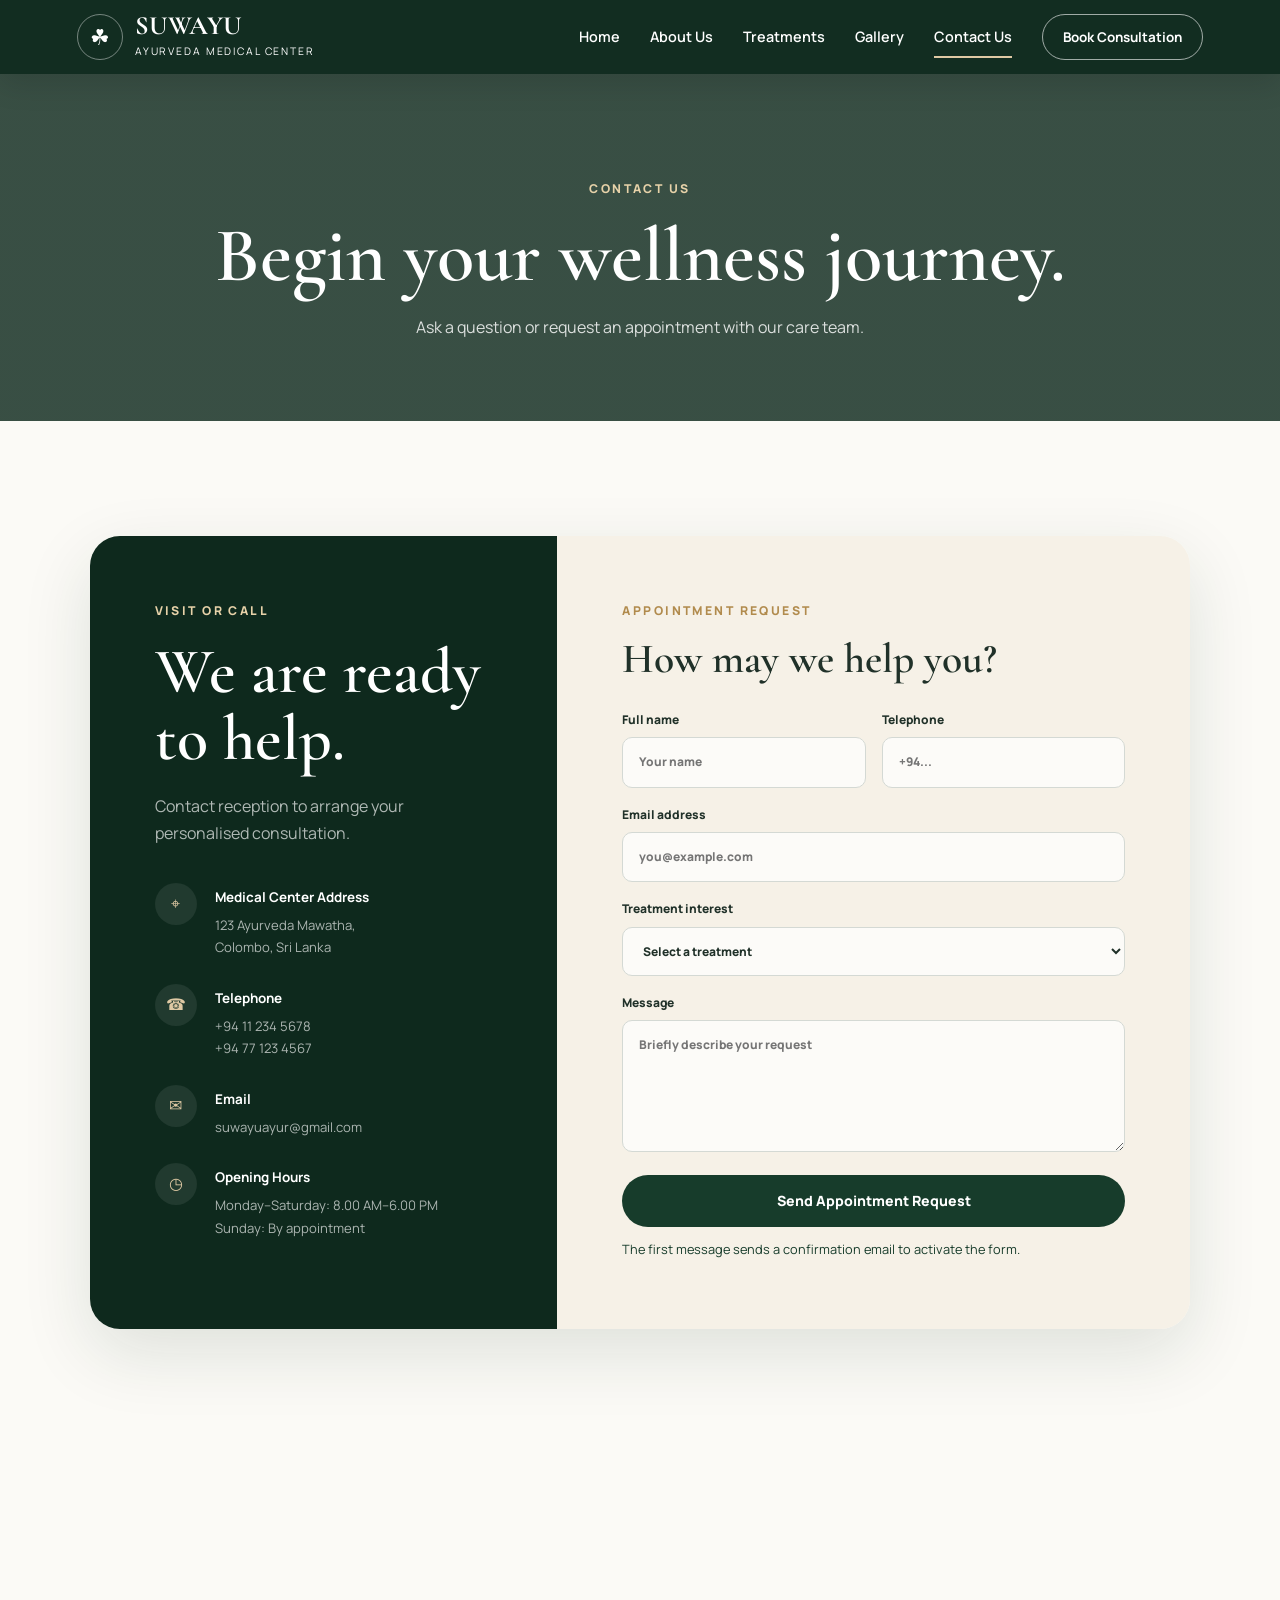
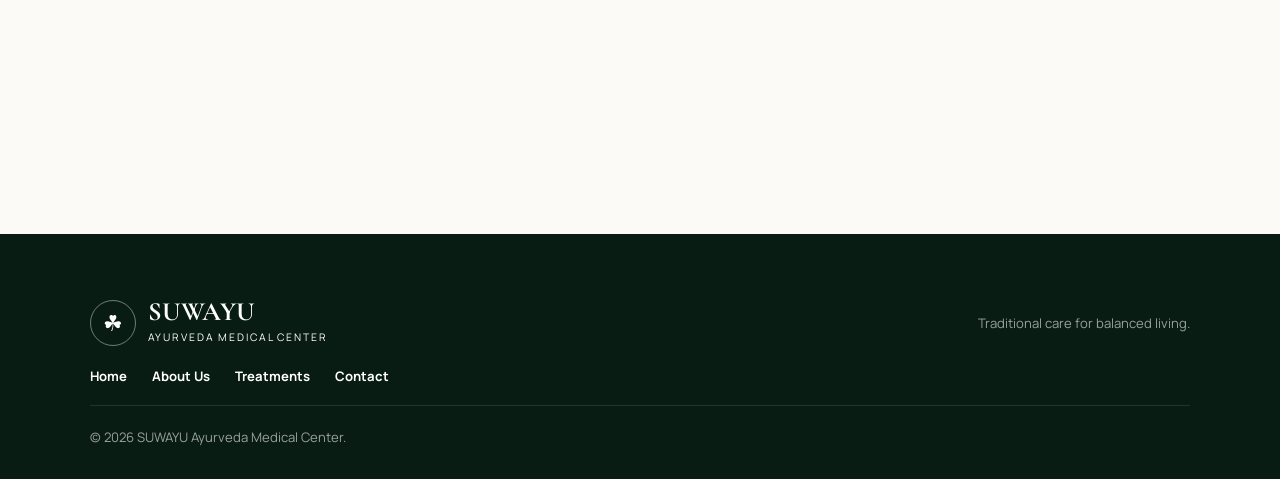
<file: contact.html>
<!doctype html>
<html lang="en">
  <head>
    <meta charset="UTF-8" />
    <meta name="viewport" content="width=device-width,initial-scale=1" />
    <title>Contact Us | SUWAYU Ayurveda Medical Center</title>
    <link rel="preconnect" href="https://fonts.googleapis.com" />
    <link rel="preconnect" href="https://fonts.gstatic.com" crossorigin />
    <link
      href="https://fonts.googleapis.com/css2?family=Cormorant+Garamond:wght@500;600;700&family=Manrope:wght@400;500;600;700&display=swap"
      rel="stylesheet"
    />
    <link rel="stylesheet" href="styles.css" />
  </head>
  <body class="inner-page">
    <header class="site-header">
      <a href="index.html" class="brand"
        ><span class="brand-mark">☘</span
        ><span
          ><strong>SUWAYU</strong><small>Ayurveda Medical Center</small></span
        ></a
      ><button class="menu-button" id="menuButton" aria-label="Open navigation">
        <span></span><span></span><span></span>
      </button>
      <nav class="main-nav" id="mainNav">
        <a href="index.html" class="nav-link">Home</a
        ><a href="about.html" class="nav-link">About Us</a
        ><a href="treatments.html" class="nav-link">Treatments</a
        >
        <a href="gallery.html" class="nav-link">Gallery</a
        >
        <a href="contact.html" class="nav-link active">Contact Us</a
        ><a href="contact.html" class="nav-cta">Book Consultation</a>
      </nav>
    </header>
    <main>
      <section class="page-banner">
        <p class="eyebrow light">Contact us</p>
        <h1>Begin your wellness journey.</h1>
        <p>Ask a question or request an appointment with our care team.</p>
      </section>
      <section class="contact section">
        <div class="contact-panel reveal">
          <div class="contact-details">
            <p class="eyebrow light">Visit or call</p>
            <h2>We are ready to help.</h2>
            <p>Contact reception to arrange your personalised consultation.</p>
            <div class="contact-item">
              <span>⌖</span>
              <div>
                <strong>Medical Center Address</strong>
                <p>123 Ayurveda Mawatha,<br />Colombo, Sri Lanka</p>
              </div>
            </div>
            <div class="contact-item">
              <span>☎</span>
              <div>
                <strong>Telephone</strong>
                <p>
                  <a href="tel:+94112345678">+94 11 234 5678</a><br /><a
                    href="tel:+94771234567"
                    >+94 77 123 4567</a
                  >
                </p>
              </div>
            </div>
            <div class="contact-item">
              <span>✉</span>
              <div>
                <strong>Email</strong>
                <p><a href="mailto:kumudithanarangoda30@gmail.com">suwayuayur@gmail.com</a></p>
              </div>
            </div>
            <div class="contact-item">
              <span>◷</span>
              <div>
                <strong>Opening Hours</strong>
                <p>
                  Monday–Saturday: 8.00 AM–6.00 PM<br />Sunday: By appointment
                </p>
              </div>
            </div>
          </div>
          <form
            class="contact-form"
            id="contactForm"
            action="https://formsubmit.co/kumudithanarangoda30@gmail.com"
            method="POST"
          >
            <input
              type="hidden"
              name="_subject"
              value="New SUWAYU website message"
            /><input type="hidden" name="_template" value="table" /><input
              type="hidden"
              name="_captcha"
              value="false"
            />
            <p class="eyebrow">Appointment request</p>
            <h3>How may we help you?</h3>
            <div class="field-row">
              <label
                >Full name<input
                  type="text"
                  name="name"
                  placeholder="Your name"
                  required /></label
              ><label
                >Telephone<input
                  type="tel"
                  name="phone"
                  placeholder="+94..."
                  required
              /></label>
            </div>
            <label
              >Email address<input
                type="email"
                name="email"
                placeholder="you@example.com"
                required /></label
            ><label
              >Treatment interest<select name="treatment" required>
                <option value="">Select a treatment</option>
                <option>Gynaecology Treatments</option>
                <option>Acupuncture</option>
                <option>Panchakarma</option>
                <option>Fractures &amp; Sprains</option>
                <option>Nasya Therapy</option>
                <option>General Consultation</option>
              </select></label
            ><label
              >Message<textarea
                name="message"
                rows="5"
                placeholder="Briefly describe your request"
                required
              ></textarea></label
            ><button class="button button-dark" type="submit">
              Send Appointment Request
            </button>
            <p class="form-message">
              The first message sends a confirmation email to activate the form.
            </p>
          </form>
        </div>
        <div class="map-wrap reveal">
          <iframe src="https://www.google.com/maps/embed?pb=!1m18!1m12!1m3!1d636998.8144950299!2d80.40265037813067!3d6.4296318398366195!2m3!1f0!2f0!3f0!3m2!1i1024!2i768!4f13.1!3m3!1m2!1s0x3ae17178663fb819%3A0xbccfd4907d2c93ee!2sSuvayu%20Ayurveda%20Medical%20Center!5e1!3m2!1sen!2slk!4v1785797266621!5m2!1sen!2slk" width="100%" height="450" style="border:0;" allowfullscreen="" loading="lazy" referrerpolicy="strict-origin-when-cross-origin"></iframe>
        </div>
      </section>
    </main>
    <footer>
      <div class="footer-brand">
        <span class="brand-mark">☘</span>
        <div><strong>SUWAYU</strong><small>Ayurveda Medical Center</small></div>
      </div>
      <p>Traditional care for balanced living.</p>
      <div class="footer-links">
        <a href="index.html">Home</a><a href="about.html">About Us</a
        ><a href="treatments.html">Treatments</a
        ><a href="contact.html">Contact</a>
      </div>
      <p class="copyright">
        © <span id="year"></span> SUWAYU Ayurveda Medical Center.
      </p>
    </footer>
    <button class="back-to-top" id="backToTop">↑</button>
    <script src="script.js"></script>
  </body>
</html>
</file>
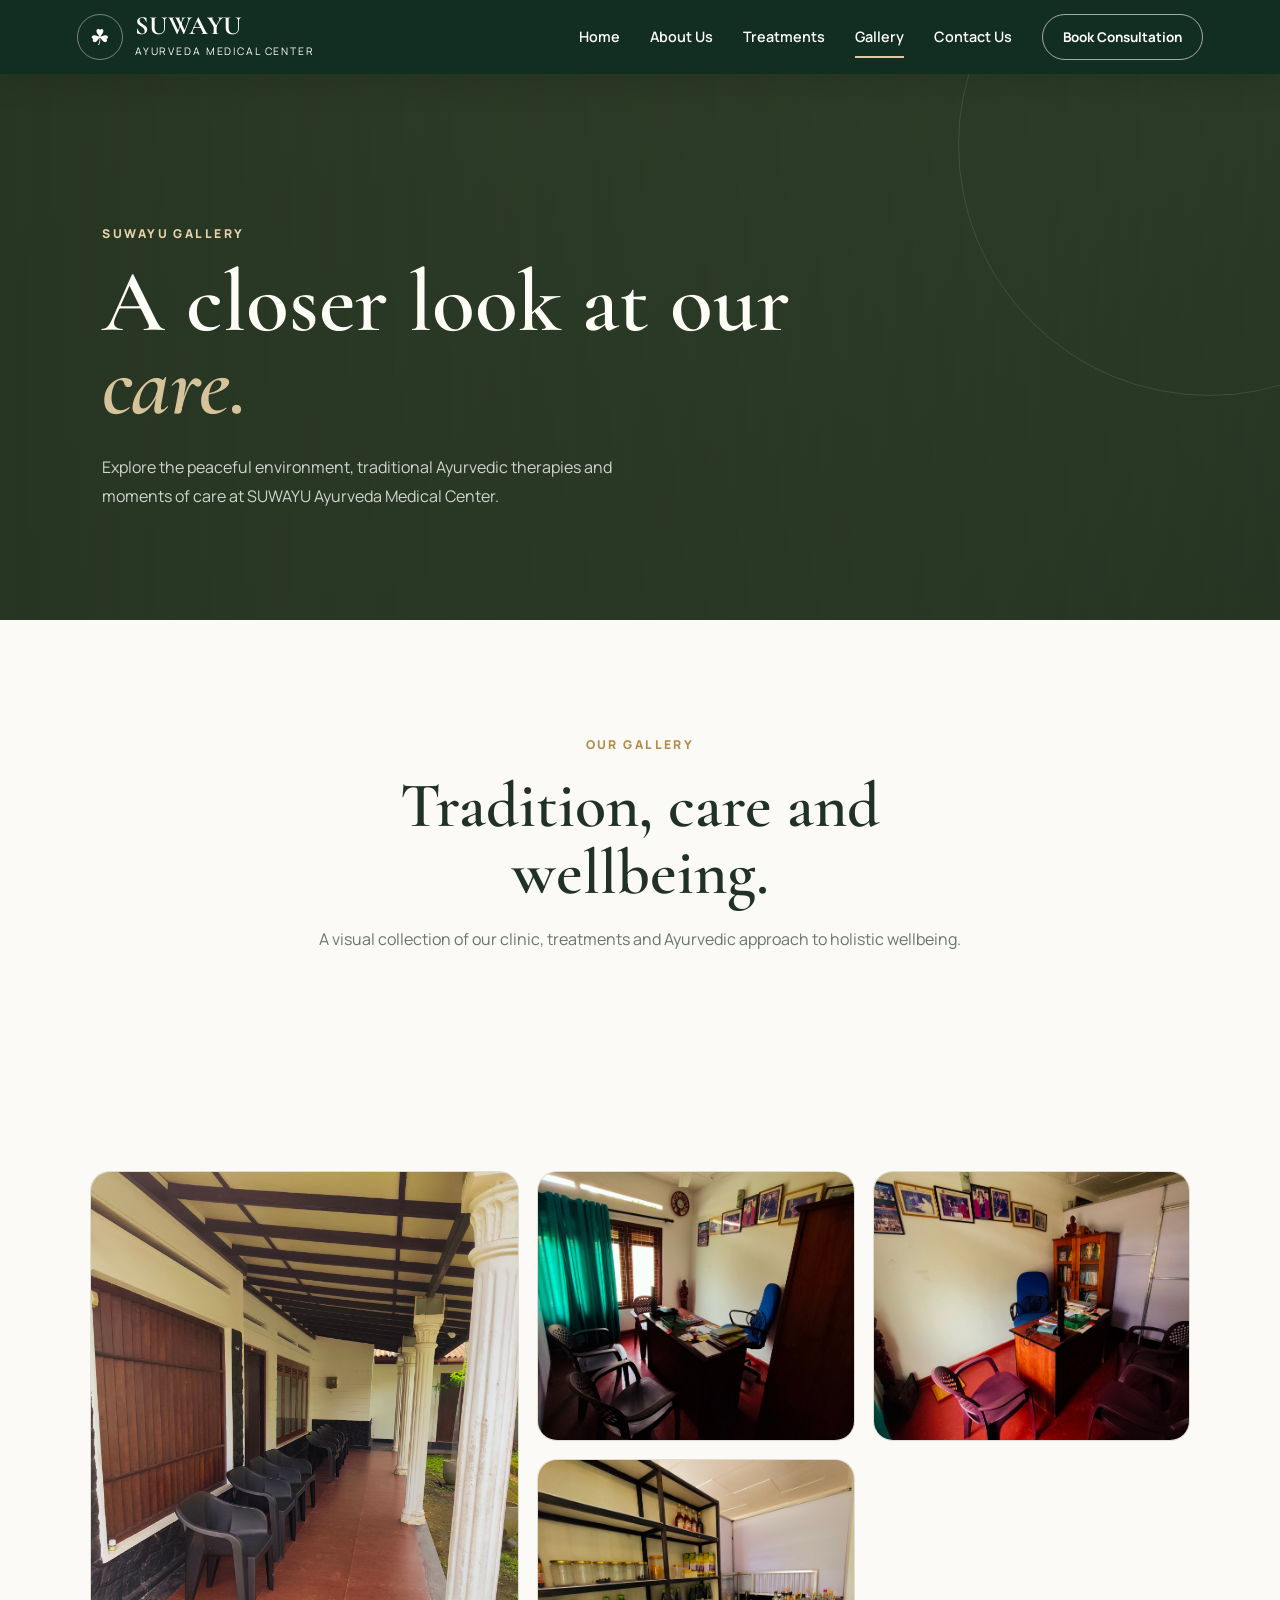
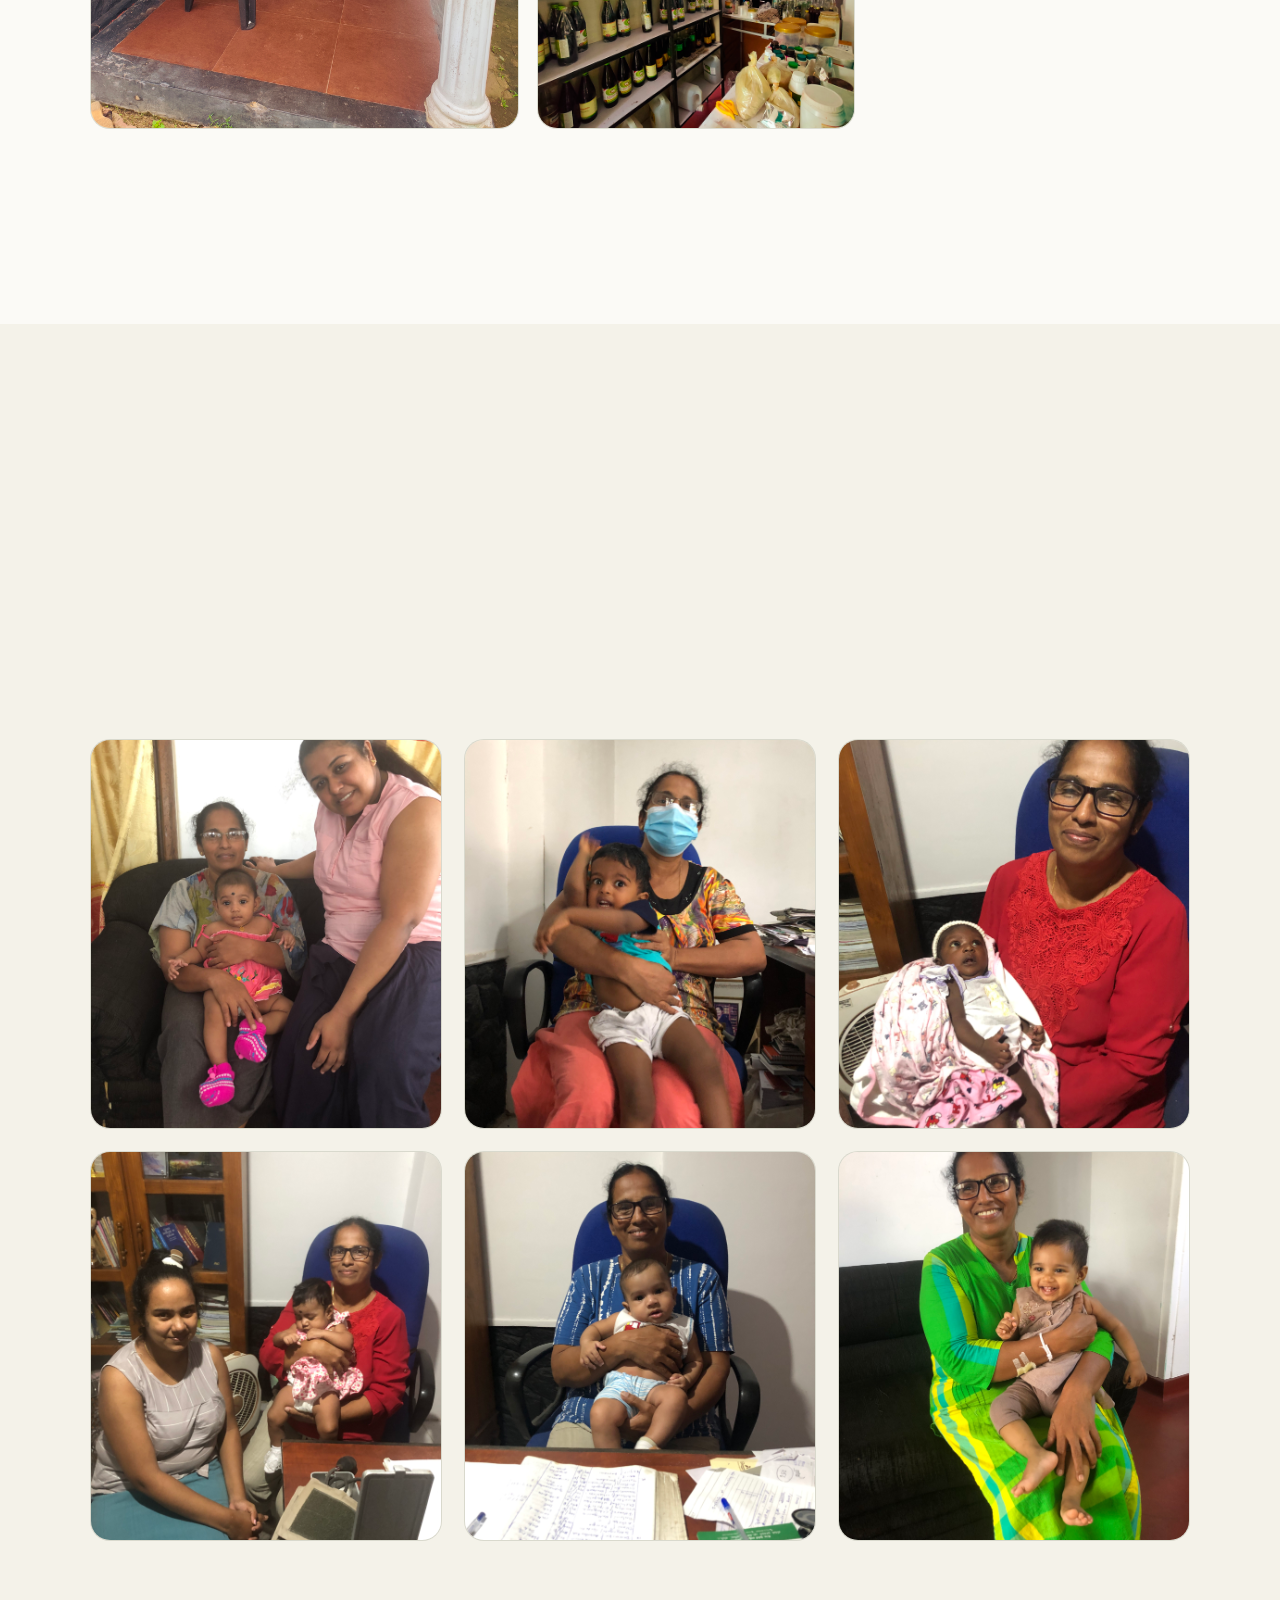
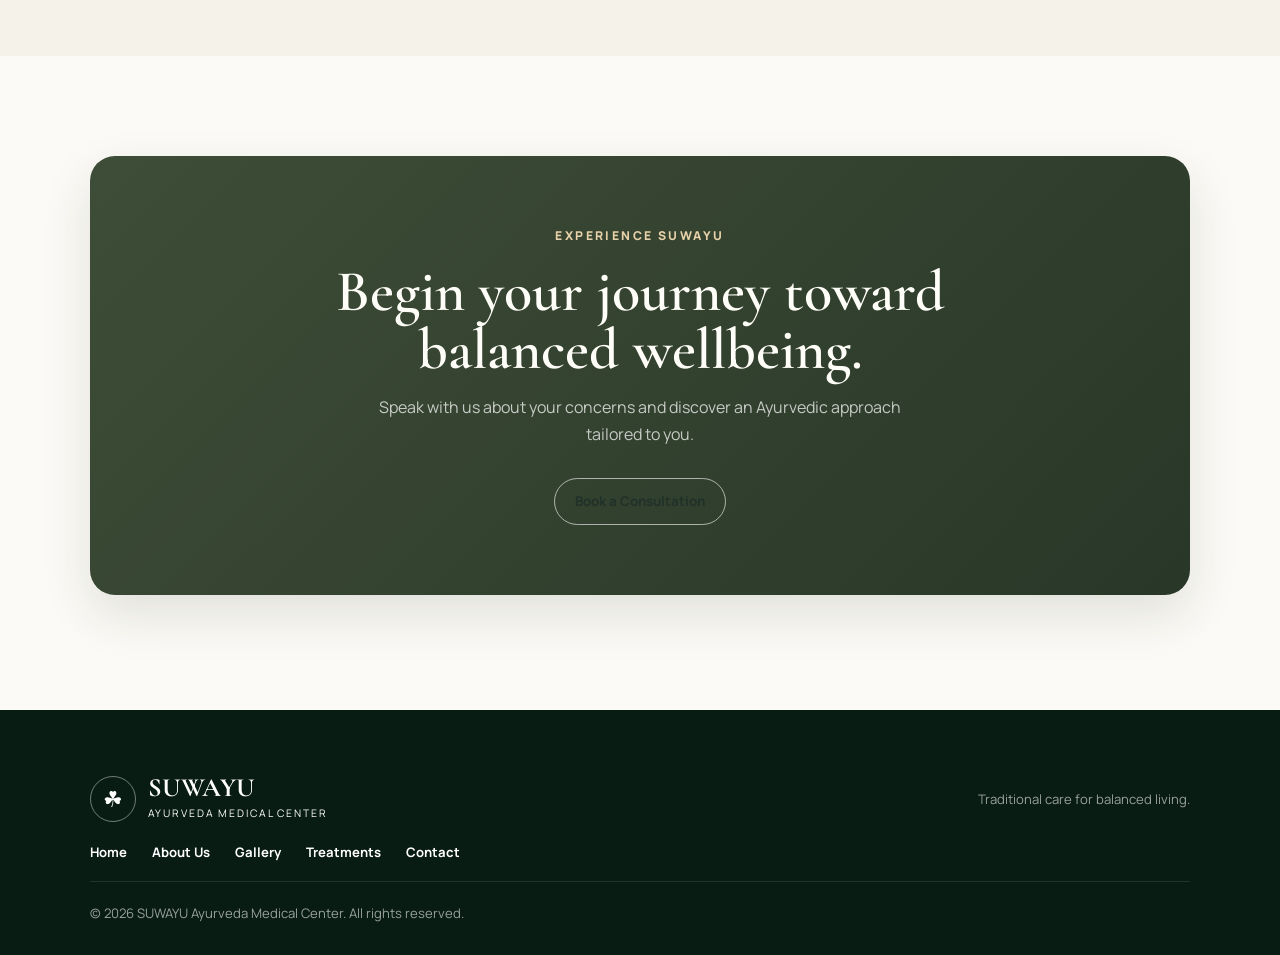
<file: gallery.html>
<!doctype html>
<html lang="en">
  <head>
    <meta charset="UTF-8" />
    <meta name="viewport" content="width=device-width, initial-scale=1" />

    <title>Gallery | SUWAYU Ayurveda Medical Center</title>

    <link rel="preconnect" href="https://fonts.googleapis.com" />
    <link rel="preconnect" href="https://fonts.gstatic.com" crossorigin />

    <link
      href="https://fonts.googleapis.com/css2?family=Cormorant+Garamond:wght@500;600;700&family=Manrope:wght@400;500;600;700&display=swap"
      rel="stylesheet"
    />

    <link rel="stylesheet" href="styles.css" />
  </head>

  <body class="inner-page">

    <!-- =========================
         HEADER
         ========================= -->

    <header class="site-header">

      <a href="index.html" class="brand">
        <span class="brand-mark">☘</span>

        <span>
          <strong>SUWAYU</strong>
          <small>Ayurveda Medical Center</small>
        </span>
      </a>

      <button
        class="menu-button"
        id="menuButton"
        aria-label="Open navigation"
        aria-expanded="false"
      >
        <span></span>
        <span></span>
        <span></span>
      </button>

      <nav class="main-nav" id="mainNav">

        <a href="index.html" class="nav-link">Home</a>

        <a href="about.html" class="nav-link">About Us</a>

        

        <a href="treatments.html" class="nav-link">
          Treatments
        </a>

        <a href="gallery.html" class="nav-link active">
          Gallery
        </a>

        <a href="contact.html" class="nav-link">
          Contact Us
        </a>

        <a href="contact.html" class="nav-cta">
          Book Consultation
        </a>

      </nav>
    </header>


    <main>

      <!-- =========================
           PAGE HERO
           ========================= -->

      <section class="gallery-hero">

        <div class="gallery-hero-content reveal">

          <p class="eyebrow light">
            SUWAYU Gallery
          </p>

          <h1>
            A closer look at our
            <em>care.</em>
          </h1>

          <p>
            Explore the peaceful environment, traditional Ayurvedic
            therapies and moments of care at SUWAYU Ayurveda Medical Center.
          </p>

        </div>

      </section>


      <!-- =========================
           GALLERY INTRO
           ========================= -->

      <section class="gallery-intro section">

        <div class="section-heading centered reveal">

          <p class="eyebrow">
            Our gallery
          </p>

          <h2>
            Tradition, care and wellbeing.
          </h2>

          <p>
            A visual collection of our clinic, treatments and
            Ayurvedic approach to holistic wellbeing.
          </p>

        </div>

      </section>


      <!-- =========================
           CLINIC & WELLNESS
           ========================= -->

      <section class="gallery-section section">

        <div class="gallery-grid clinic-gallery">

            <div class="gallery-item gallery-large">
              <img
                src="images/IMG_20260816_134900.jpg"
                alt="SUWAYU Ayurveda Medical Center clinic"
              />
            </div>

            <div class="gallery-item">
              <img
                src="images/IMG_20260816_134939.jpg"
                alt="SUWAYU Ayurveda Medical Center interior"
              />
            </div>

            <div class="gallery-item">
              <img
                src="images/IMG_20260816_134954.jpg"
                alt="Ayurvedic wellness environment at SUWAYU"
              />
            </div>

            <div class="gallery-item">
              <img
                src="images/IMG_20260816_135012.jpg"
                alt="Ayurvedic preparations at SUWAYU"
              />
            </div>
          </div>

      </section>


      <!-- =========================
           DOCTOR TREATMENTS
           ========================= -->

      <section class="treatment-gallery-section section">

        <div class="section-heading centered reveal">

          <p class="eyebrow">
            Treatments
          </p>

          <h2>
            Traditional care in practice.
          </h2>

          <p>
            Real moments from Ayurvedic treatments performed by our
            doctor. Treatment photographs can be added here later.
          </p>

        </div>


       <div class="treatment-gallery-grid">

          <div class="treatment-gallery-card reveal">
            <img
              src="images/IMG_3913.jpg"
              alt="Ayurvedic treatment at SUWAYU"
            />
          </div>

          <div class="treatment-gallery-card reveal">
            <img
              src="images/IMG_4065.jpg"
              alt="Ayurvedic care at SUWAYU"
            />
          </div>

          <div class="treatment-gallery-card reveal">
            <img
              src="images/IMG_0538.jpg"
              alt="Ayurvedic treatment environment"
            />
          </div>

          <div class="treatment-gallery-card reveal">
            <img
              src="images/IMG_1692.jpg"
              alt="Traditional Ayurvedic care"
            />
          </div>

          <div class="treatment-gallery-card reveal">
            <img
              src="images/IMG_2149.jpg"
              alt="SUWAYU Ayurveda Medical Center"
            />
          </div>

          <div class="treatment-gallery-card reveal">
            <img
              src="images/IMG_2347.jpg"
              alt="Ayurvedic treatment at SUWAYU"
            />
          </div>

        </div>

      </section>


      <!-- =========================
           GALLERY CTA
           ========================= -->

      <section class="gallery-cta section">

        <div class="gallery-cta-card reveal">

          <p class="eyebrow light">
            Experience SUWAYU
          </p>

          <h2>
            Begin your journey toward balanced wellbeing.
          </h2>

          <p>
            Speak with us about your concerns and discover an
            Ayurvedic approach tailored to you.
          </p>

          <a href="contact.html" class="nav-cta">
            Book a Consultation
          </a>

        </div>

      </section>

    </main>


    <!-- =========================
         FOOTER
         ========================= -->

    <footer>

      <div class="footer-brand">

        <span class="brand-mark">☘</span>

        <div>
          <strong>SUWAYU</strong>
          <small>Ayurveda Medical Center</small>
        </div>

      </div>

      <p>
        Traditional care for balanced living.
      </p>

      <div class="footer-links">

        <a href="index.html">Home</a>

        <a href="about.html">About Us</a>

        <a href="gallery.html">Gallery</a>

        <a href="treatments.html">Treatments</a>

        <a href="contact.html">Contact</a>

      </div>

      <p class="copyright">

        © <span id="year"></span>
        SUWAYU Ayurveda Medical Center.
        All rights reserved.

      </p>

    </footer>


    <button
      class="back-to-top"
      id="backToTop"
    >
      ↑
    </button>


    <script src="script.js"></script>

  </body>
</html>
</file>
<file: styles.css>
:root {
    --forest: #173c2b;
    --forest-dark: #0e291d;
    --leaf: #5f7e4d;
    --sage: #dfe8da;
    --cream: #f6f1e7;
    --sand: #dfc9a4;
    --gold: #b18b4d;
    --ink: #203129;
    --muted: #68746d;
    --white: #ffffff;
    --shadow: 0 24px 70px rgba(19, 49, 34, .12);
    --radius: 24px;
}

* { box-sizing: border-box; margin: 0; padding: 0; }
html { scroll-behavior: smooth; }

body {
    font-family: "Manrope", sans-serif;
    color: var(--ink);
    background: #fbfaf6;
    line-height: 1.7;
    overflow-x: hidden;
}

img {
    width: 100%;
    display: block;
    object-fit: cover;
}

a { color: inherit; text-decoration: none; }

button,
input,
textarea,
select {
    font: inherit;
}

button { cursor: pointer; }

section {
    scroll-margin-top: 90px;
}

.home-preview {
    display: none;
}

.inner-page .site-header {
    position: fixed;
    height: 74px;
    background: rgba(14, 41, 29, .98);
    box-shadow: 0 10px 30px rgba(0,0,0,.12);
}

.inner-page main {
    padding-top: 74px;
}

.page-banner {
    padding: 105px 6% 80px;
    color: white;
    text-align: center;
    background:
        linear-gradient(rgba(14,41,29,.82), rgba(14,41,29,.82)),
        url('https://images.unsplash.com/photo-1600334089648-b0d9d3028eb2?auto=format&fit=crop&w=1800&q=80') center/cover;
}

.page-banner h1 {
    font: 600 clamp(3rem, 6vw, 5.2rem)/1.05 "Cormorant Garamond", serif;
}

.page-banner p:last-child {
    max-width: 650px;
    margin: 18px auto 0;
    color: rgba(255,255,255,.82);
}

.site-header {
    position: fixed;
    top: 0;
    left: 0;
    width: 100%;
    height: 86px;
    padding: 0 6%;
    display: flex;
    align-items: center;
    justify-content: space-between;
    z-index: 1000;
    color: white;
    transition: .35s ease;
}

.site-header.scrolled {
    height: 74px;
    background: rgba(14, 41, 29, .96);
    backdrop-filter: blur(16px);
    box-shadow: 0 10px 30px rgba(0,0,0,.12);
}

.brand,
.footer-brand {
    display: flex;
    align-items: center;
    gap: 12px;
}

.brand-mark {
    width: 46px;
    height: 46px;
    border: 1px solid rgba(255,255,255,.42);
    border-radius: 50%;
    display: grid;
    place-items: center;
    font-size: 1.35rem;
}

.brand strong,
.footer-brand strong {
    display: block;
    font-family: "Cormorant Garamond", serif;
    font-size: 1.65rem;
    line-height: 1;
}

.brand small,
.footer-brand small {
    display: block;
    margin-top: 4px;
    font-size: .65rem;
    text-transform: uppercase;
    letter-spacing: .18em;
}

.main-nav {
    display: flex;
    align-items: center;
    gap: 30px;
}

.nav-link {
    font-size: .9rem;
    font-weight: 600;
    position: relative;
}

.nav-link::after {
    content: "";
    position: absolute;
    left: 0;
    bottom: -9px;
    width: 0;
    height: 2px;
    background: var(--sand);
    transition: .25s;
}

.nav-link:hover::after,
.nav-link.active::after {
    width: 100%;
}

.nav-cta {
    border: 1px solid rgba(255,255,255,.6);
    border-radius: 999px;
    padding: 11px 20px;
    font-size: .84rem;
    font-weight: 700;
}

.menu-button {
    display: none;
    border: 0;
    background: transparent;
}

.menu-button span {
    display: block;
    width: 26px;
    height: 2px;
    margin: 5px;
    background: white;
}

.hero {
    height: min(900px, 100vh);
    min-height: 720px;
    color: white;
    position: relative;
    overflow: hidden;
}

.slide {
    position: absolute;
    inset: 0;
    background-size: cover;
    background-position: center;
    opacity: 0;
    transform: scale(1.06);
    transition: opacity 1s ease, transform 7s ease;
}

.slide.active {
    opacity: 1;
    transform: scale(1);
}

.hero::after {
    content: "";
    position: absolute;
    inset: 0;
    background:
        linear-gradient(
            180deg,
            rgba(0,0,0,.12),
            transparent 55%,
            rgba(0,0,0,.38)
        );
    pointer-events: none;
}

.hero-content {
    position: relative;
    z-index: 2;
    width: min(760px, 88%);
    padding-top: 220px;
    margin-left: 8%;
}

.eyebrow {
    color: var(--gold);
    font-size: .76rem;
    font-weight: 800;
    letter-spacing: .2em;
    text-transform: uppercase;
    margin-bottom: 16px;
}

.eyebrow.light {
    color: #e7d2a9;
}

.hero h1,
h2,
.contact-form h3 {
    font-family: "Cormorant Garamond", serif;
    line-height: 1.05;
    font-weight: 600;
}

.hero h1 {
    max-width: 720px;
    font-size: clamp(3.5rem, 7vw, 6.4rem);
    letter-spacing: -.035em;
}

.hero-content > p:not(.eyebrow) {
    max-width: 630px;
    margin-top: 24px;
    color: rgba(255,255,255,.84);
    font-size: 1.05rem;
}

.hero-actions {
    display: flex;
    gap: 14px;
    margin-top: 36px;
    flex-wrap: wrap;
}

.button {
    display: inline-flex;
    align-items: center;
    justify-content: center;
    border: 0;
    border-radius: 999px;
    padding: 14px 24px;
    font-weight: 800;
    font-size: .88rem;
    transition: transform .25s, background .25s;
}

.button:hover {
    transform: translateY(-3px);
}

.button-primary {
    background: var(--sand);
    color: var(--forest-dark);
}

.button-outline {
    border: 1px solid rgba(255,255,255,.65);
    color: white;
}

.button-dark {
    width: 100%;
    background: var(--forest);
    color: white;
}

.hero-stats {
    position: absolute;
    right: 7%;
    bottom: 58px;
    z-index: 2;
    display: flex;
    gap: 1px;
    background: rgba(255,255,255,.18);
    backdrop-filter: blur(12px);
}

.hero-stats div {
    min-width: 155px;
    padding: 20px 25px;
    background: rgba(14,41,29,.68);
}

.hero-stats strong {
    display: block;
    font-family: "Cormorant Garamond", serif;
    font-size: 1.4rem;
}

.hero-stats span {
    font-size: .72rem;
    color: rgba(255,255,255,.66);
}

.slider-controls {
    position: absolute;
    left: 8%;
    bottom: 62px;
    z-index: 3;
    display: flex;
    align-items: center;
    gap: 14px;
}

.slider-arrow {
    width: 42px;
    height: 42px;
    border-radius: 50%;
    border: 1px solid rgba(255,255,255,.5);
    background: rgba(0,0,0,.12);
    color: white;
}

.slider-dots {
    display: flex;
    gap: 8px;
}

.slider-dot {
    width: 22px;
    height: 3px;
    border: 0;
    background: rgba(255,255,255,.4);
}

.slider-dot.active {
    background: white;
}

.section {
    padding: 115px 7%;
}

.section-heading {
    max-width: 680px;
    margin-bottom: 52px;
}

.section-heading.centered {
    text-align: center;
    margin-left: auto;
    margin-right: auto;
}

.section-heading h2,
.about-content h2,
.mission-card h2,
.contact-details h2 {
    font-size: clamp(2.7rem, 5vw, 4.7rem);
}

.section-heading > p:last-child,
.about-content > p,
.mission-card > p:last-child {
    color: var(--muted);
    margin-top: 20px;
}

.quick-services {
    background: var(--cream);
}

.service-grid {
    display: grid;
    grid-template-columns: repeat(4, 1fr);
    gap: 18px;
}

.mini-card {
    min-height: 270px;
    padding: 32px;
    background: rgba(255,255,255,.7);
    border: 1px solid rgba(23,60,43,.08);
    border-radius: 20px;
    transition: .3s;
}

.mini-card:hover {
    transform: translateY(-8px);
    box-shadow: var(--shadow);
    background: white;
}

.mini-card > span {
    color: var(--gold);
    font-weight: 800;
    font-size: .78rem;
}

.mini-card h3,
.treatment-card h3,
.process-step h3 {
    font-family: "Cormorant Garamond", serif;
    font-size: 2rem;
    margin: 34px 0 12px;
}

.mini-card p,
.treatment-card p,
.process-step p {
    color: var(--muted);
    font-size: .91rem;
}

.about {
    display: grid;
    grid-template-columns: 1fr 1fr;
    gap: 9%;
    align-items: center;
}

.about-images {
    position: relative;
    min-height: 650px;
}

.about-main {
    width: 84%;
    height: 590px;
    border-radius: 180px 180px 24px 24px;
}

.about-small {
    position: absolute;
    right: 0;
    bottom: 10px;
    width: 46%;
    height: 260px;
    border: 10px solid #fbfaf6;
    border-radius: 18px;
}

.experience-badge {
    position: absolute;
    right: 4%;
    top: 6%;
    width: 150px;
    height: 150px;
    border-radius: 50%;
    background: var(--forest);
    color: white;
    display: grid;
    place-content: center;
    text-align: center;
    box-shadow: var(--shadow);
}

.experience-badge strong {
    font-family: "Cormorant Garamond", serif;
    font-size: 2rem;
}

.experience-badge span {
    font-size: .68rem;
    text-transform: uppercase;
    letter-spacing: .12em;
}

.about-content > p {
    margin-bottom: 16px;
}

.values {
    display: grid;
    grid-template-columns: 1fr 1fr;
    gap: 20px;
    margin: 32px 0;
}

.values div {
    display: flex;
    gap: 12px;
}

.values span {
    flex: 0 0 27px;
    height: 27px;
    border-radius: 50%;
    display: grid;
    place-items: center;
    background: var(--sage);
    color: var(--forest);
    font-weight: 900;
}

.values p {
    font-size: .8rem;
    line-height: 1.6;
    color: var(--muted);
}

.values strong {
    color: var(--ink);
    font-size: .9rem;
}

.text-link {
    font-weight: 800;
    color: var(--forest);
    border-bottom: 1px solid var(--forest);
    padding-bottom: 5px;
}

.mission {
    min-height: 520px;
    display: grid;
    place-items: center;
    background:
        linear-gradient(rgba(14,41,29,.84), rgba(14,41,29,.84)),
        url('https://images.unsplash.com/photo-1540555700478-4be289fbecef?auto=format&fit=crop&w=2000&q=85') center/cover fixed;
}

.mission-card {
    max-width: 920px;
    text-align: center;
    color: white;
}

.mission-card > p:last-child {
    color: rgba(255,255,255,.72);
    max-width: 680px;
    margin-left: auto;
    margin-right: auto;
}

.treatments {
    background: #f9f7f1;
}

.treatment-grid {
    display: grid;
    grid-template-columns: repeat(2, 1fr);
    gap: 24px;
}

.treatment-card {
    min-height: 420px;
    display: grid;
    grid-template-columns: .9fr 1.1fr;
    overflow: hidden;
    border-radius: var(--radius);
    background: white;
    box-shadow: 0 10px 35px rgba(23,60,43,.06);
    transition: .3s;
}

.treatment-card:hover {
    transform: translateY(-6px);
    box-shadow: var(--shadow);
}

.treatment-card img {
    height: 100%;
    min-height: 420px;
}

.treatment-card > div {
    padding: 38px 32px;
    display: flex;
    flex-direction: column;
    align-items: flex-start;
}

.treatment-card span {
    color: var(--gold);
    font-size: .7rem;
    font-weight: 800;
    text-transform: uppercase;
    letter-spacing: .16em;
}

.treatment-card h3 {
    margin: 22px 0 14px;
    font-size: 2.15rem;
    line-height: 1.05;
}

.treatment-card h3 small {
    display: block;
    margin-top: 10px;
    font-family: "Manrope", sans-serif;
    font-size: .9rem;
}

.treatment-card a:not(.button) {
    margin-top: auto;
    padding-top: 28px;
    color: var(--forest);
    font-weight: 800;
    font-size: .82rem;
}

.consultation-card {
    background: var(--forest);
    color: white;
    grid-template-columns: 1fr;
}

.consultation-card > div {
    padding: 52px;
    justify-content: center;
}

.consultation-card p {
    color: rgba(255,255,255,.68);
}

.consultation-card .button {
    margin-top: 28px;
}

.process {
    background: var(--white);
}

.process-grid {
    display: grid;
    grid-template-columns: repeat(4, 1fr);
    position: relative;
}

.process-grid::before {
    content: "";
    position: absolute;
    top: 30px;
    left: 12%;
    right: 12%;
    height: 1px;
    background: #d8dfda;
}

.process-step {
    text-align: center;
    padding: 0 25px;
    position: relative;
}

.process-step strong {
    width: 60px;
    height: 60px;
    border-radius: 50%;
    display: grid;
    place-items: center;
    margin: auto;
    background: var(--cream);
    color: var(--forest);
    border: 1px solid #d8dfda;
    position: relative;
}

.process-step h3 {
    margin: 24px 0 8px;
    font-size: 1.65rem;
}

.contact {
    padding-bottom: 0;
}

.contact-panel {
    display: grid;
    grid-template-columns: .85fr 1.15fr;
    border-radius: 30px;
    overflow: hidden;
    box-shadow: var(--shadow);
}

.contact-details {
    background: var(--forest-dark);
    color: white;
    padding: 65px;
}

.contact-details > p:nth-of-type(2) {
    color: rgba(255,255,255,.67);
    margin: 20px 0 36px;
}

.contact-item {
    display: flex;
    gap: 18px;
    margin: 25px 0;
}

.contact-item > span {
    width: 42px;
    height: 42px;
    flex: 0 0 42px;
    border-radius: 50%;
    display: grid;
    place-items: center;
    background: rgba(255,255,255,.08);
    color: var(--sand);
}

.contact-item strong {
    font-size: .84rem;
}

.contact-item p {
    color: rgba(255,255,255,.65);
    font-size: .82rem;
    margin-top: 4px;
}

.contact-form {
    padding: 65px;
    background: var(--cream);
}

.contact-form h3 {
    font-size: 2.6rem;
    margin-bottom: 28px;
}

.field-row {
    display: grid;
    grid-template-columns: 1fr 1fr;
    gap: 16px;
}

label {
    display: block;
    margin-bottom: 17px;
    font-size: .75rem;
    font-weight: 800;
}

input,
textarea,
select {
    width: 100%;
    margin-top: 7px;
    padding: 14px 16px;
    border: 1px solid #d4d9d4;
    border-radius: 10px;
    background: rgba(255,255,255,.7);
    color: var(--ink);
    outline: none;
}

input:focus,
textarea:focus,
select:focus {
    border-color: var(--leaf);
    box-shadow: 0 0 0 3px rgba(95,126,77,.12);
}

textarea {
    resize: vertical;
}

.form-message {
    min-height: 24px;
    margin-top: 12px;
    font-size: .8rem;
    color: var(--forest);
}

.map-wrap {
    margin: 55px -7% 0;
    line-height: 0;
}

footer {
    background: #091c14;
    color: white;
    padding: 65px 7% 30px;
    display: grid;
    grid-template-columns: 1fr auto;
    gap: 18px;
    align-items: center;
}

footer > p {
    color: rgba(255,255,255,.58);
    font-size: .82rem;
}

.footer-links {
    display: flex;
    gap: 25px;
    font-size: .82rem;
    font-weight: 700;
}

.copyright,
.disclaimer {
    grid-column: 1 / -1;
    border-top: 1px solid rgba(255,255,255,.1);
    padding-top: 20px;
}

.disclaimer {
    border: 0;
    padding-top: 0;
    font-size: .7rem;
}

.back-to-top {
    position: fixed;
    right: 25px;
    bottom: 25px;
    width: 46px;
    height: 46px;
    border: 0;
    border-radius: 50%;
    background: var(--forest);
    color: white;
    z-index: 900;
    opacity: 0;
    pointer-events: none;
    transform: translateY(10px);
    transition: .3s;
}

.back-to-top.visible {
    opacity: 1;
    pointer-events: auto;
    transform: translateY(0);
}

.reveal {
    opacity: 0;
    transform: translateY(25px);
    transition:
        opacity .8s ease,
        transform .8s ease;
}

.reveal.visible {
    opacity: 1;
    transform: none;
}


/* ========================================
   Individual treatment pages
   ======================================== */

.treatment-hero {
    min-height: 650px;
    padding: 150px 8% 80px;
    display: flex;
    align-items: center;
    color: white;
    background-position: center;
    background-size: cover;
}

.treatment-hero > div {
    max-width: 760px;
}

.treatment-hero h1 {
    font: 600 clamp(3.5rem, 7vw, 6rem)/1.05 "Cormorant Garamond", serif;
}

.treatment-hero p:last-child {
    max-width: 650px;
    margin-top: 20px;
    color: rgba(255,255,255,.82);
}

.treatment-details {
    display: grid;
    grid-template-columns: 1fr 1fr;
    gap: 7%;
}

.treatment-details h2 {
    font: 600 clamp(2.7rem, 5vw, 4.2rem)/1.05 "Cormorant Garamond", serif;
    margin-bottom: 20px;
}

.treatment-details > div > p:not(.eyebrow) {
    color: var(--muted);
}

.treatment-details img {
    height: 350px;
    margin-top: 30px;
    border-radius: 22px;
}

.workflow-list {
    display: grid;
    gap: 14px;
}

.workflow-list article {
    position: relative;
    padding: 22px 22px 22px 78px;
    border: 1px solid rgba(23,60,43,.1);
    border-radius: 16px;
    background: white;
}

.workflow-list article strong {
    position: absolute;
    left: 20px;
    top: 24px;
    width: 40px;
    height: 40px;
    display: grid;
    place-items: center;
    border-radius: 50%;
    background: var(--sage);
    color: var(--forest);
}

.workflow-list h3 {
    margin: 0 0 5px;
    font-family: "Cormorant Garamond", serif;
    font-size: 1.55rem;
}

.workflow-list p {
    color: var(--muted);
    font-size: .85rem;
}

.safety-note {
    margin-top: 20px;
    padding: 16px;
    border-left: 4px solid var(--gold);
    background: var(--cream);
    font-size: .82rem;
}

.treatment-cta {
    padding: 85px 7%;
    color: white;
    text-align: center;
    background: var(--forest);
}

.treatment-cta h2 {
    font: 600 clamp(2.5rem, 5vw, 4rem)/1.05 "Cormorant Garamond", serif;
}

.treatment-cta p {
    margin: 15px 0 25px;
    color: rgba(255,255,255,.7);
}


/* ========================================
   PATIENT FEEDBACK MARQUEE
   ======================================== */

.reviews {
    overflow: hidden;
    background: #f7f8f4;
}

.reviews .section-heading {
    max-width: 650px;
    margin: 0 auto 45px;
    text-align: center;
}

.reviews .section-heading h2 {
    margin-bottom: 12px;
}

.reviews .section-heading p:last-child {
    color: #747b72;
}


/* Marquee */

.marquee-wrap {
    width: 100%;
    overflow: hidden;
    position: relative;
}

.marquee {
    width: 100%;
    overflow: hidden;
    padding: 20px 0 40px;
}


/* Moving track */

.marquee-track {
    display: flex;
    width: max-content;
    gap: 24px;

    animation: feedbackMarquee 35s linear infinite;
}


/* Cards */

.review-card {
    flex: 0 0 350px;

    min-height: 250px;
    padding: 30px;

    background: rgba(255, 255, 255, 0.92);

    border: 1px solid rgba(50, 70, 53, 0.08);
    border-radius: 22px;

    box-shadow:
        0 10px 35px rgba(40, 55, 42, 0.07);

    display: flex;
    flex-direction: column;
    justify-content: space-between;

    position: relative;

    transition:
        transform 0.3s ease,
        box-shadow 0.3s ease;
}

.review-card:hover {
    transform: translateY(-7px);

    box-shadow:
        0 18px 45px rgba(40, 55, 42, 0.13);
}

.review-card .stars {
    color: #b68b3c;
    font-size: 15px;
    letter-spacing: 3px;
    margin-bottom: 18px;
}

.review-card > p {
    margin: 0;

    font-family: "Cormorant Garamond", serif;

    font-size: 20px;
    line-height: 1.45;

    font-weight: 600;

    color: #4d554c;
}

.review-card footer {
    margin-top: 25px;
    padding-top: 18px;

    border-top: 1px solid rgba(45, 72, 49, 0.08);

    display: flex;
    flex-direction: column;
    gap: 5px;
}

.review-card footer strong {
    font-family: "Manrope", sans-serif;
    font-size: 14px;
    font-weight: 700;
    color: #29372b;
}

.review-card footer span {
    font-family: "Manrope", sans-serif;
    font-size: 11px;
    color: #8a9087;
}


/* =====================================================
   SUWAYU GALLERY
   ===================================================== */


/* =========================
   GALLERY HERO
   ========================= */

.gallery-hero {
    min-height: 520px;
    padding: 150px 8% 110px;

    display: flex;
    align-items: center;

    position: relative;
    overflow: hidden;

    background:
        linear-gradient(
            90deg,
            rgba(37, 52, 33, 0.94),
            rgba(37, 52, 33, 0.72),
            rgba(37, 52, 33, 0.48)
        ),
        linear-gradient(
            135deg,
            #46563d,
            #263624
        );
}

.gallery-hero::after {
    content: "";
    position: absolute;

    width: 500px;
    height: 500px;

    right: -180px;
    top: -180px;

    border: 1px solid rgba(255, 255, 255, 0.1);
    border-radius: 50%;
}

.gallery-hero-content {
    max-width: 700px;
    position: relative;
    z-index: 2;
}

.gallery-hero h1 {
    color: #fffdf8;
    font-family: "Cormorant Garamond", serif;
    font-size: clamp(52px, 7vw, 88px);
    line-height: 0.95;
    margin: 15px 0 25px;
    font-weight: 600;
}

.gallery-hero h1 em {
    color: #d6c39b;
    font-style: italic;
}

.gallery-hero-content > p:last-child {
    color: rgba(255, 255, 255, 0.78);
    max-width: 570px;
    font-size: 16px;
    line-height: 1.8;
}


/* =========================
   GALLERY INTRO
   ========================= */

.gallery-intro {
    padding-bottom: 50px;
}


/* =========================
   GALLERY CATEGORY
   ========================= */

.gallery-category {
    display: flex;
    align-items: flex-end;
    justify-content: space-between;

    gap: 50px;

    margin-bottom: 45px;
}

.gallery-category h2 {
    margin-top: 8px;
}

.gallery-category > p {
    max-width: 420px;
    color: #70766c;
    line-height: 1.7;
}


/* =========================
   CLINIC GALLERY GRID
   ========================= */

.gallery-grid {
    display: grid;

    grid-template-columns:
        1.35fr
        1fr
        1fr;

    grid-template-rows:
        270px
        270px;

    gap: 18px;
}

.gallery-item {
    position: relative;
    overflow: hidden;

    border-radius: 20px;

    background: #eeece3;

    border: 1px solid rgba(63, 78, 56, 0.1);
}

.gallery-large {
    grid-row: span 2;
}


/* =========================
   EMPTY IMAGE PLACEHOLDER
   ========================= */

.empty-gallery {
    display: flex;
    align-items: center;
    justify-content: center;
}

.gallery-placeholder {
    width: 100%;
    height: 100%;

    display: flex;
    flex-direction: column;

    align-items: center;
    justify-content: center;

    text-align: center;

    background:
        radial-gradient(
            circle at 30% 30%,
            rgba(255,255,255,0.65),
            transparent 45%
        ),
        #eeece3;

    color: #6e7568;
}

.gallery-placeholder span {
    width: 52px;
    height: 52px;

    display: flex;
    align-items: center;
    justify-content: center;

    border-radius: 50%;

    border: 1px solid rgba(64, 82, 58, 0.2);

    font-size: 25px;
    font-weight: 300;

    margin-bottom: 14px;
}

.gallery-placeholder strong {
    font-family: "Cormorant Garamond", serif;
    font-size: 22px;

    color: #475441;
}

.gallery-placeholder small {
    margin-top: 6px;

    font-family: "Manrope", sans-serif;
    font-size: 11px;

    color: #92978e;
}


/* =========================
   TREATMENT GALLERY
   ========================= */

.treatment-gallery-section {
    background: #f4f2e9;
    margin-top: 80px;
}

.treatment-gallery-grid {
    max-width: 1250px;
    margin: 55px auto 0;

    display: grid;

    grid-template-columns:
        repeat(3, 1fr);

    gap: 22px;
}


/* =========================
   TREATMENT CARDS
   ========================= */

.treatment-gallery-card {
    min-height: 340px;

    border-radius: 20px;

    overflow: hidden;

    background: #ebe9df;

    border: 1px solid rgba(63, 78, 56, 0.1);

    transition:
        transform 0.3s ease,
        box-shadow 0.3s ease;
}

.treatment-gallery-card:hover {
    transform: translateY(-5px);

    box-shadow:
        0 18px 40px rgba(44, 55, 39, 0.1);
}

.treatment-placeholder {
    width: 100%;
    height: 100%;

    min-height: 340px;

    display: flex;
    flex-direction: column;

    justify-content: center;
    align-items: center;

    text-align: center;

    background:
        linear-gradient(
            145deg,
            rgba(255,255,255,0.4),
            transparent
        );
}

.placeholder-icon {
    width: 58px;
    height: 58px;

    border-radius: 50%;

    border: 1px solid rgba(62, 81, 55, 0.18);

    display: flex;
    align-items: center;
    justify-content: center;

    font-size: 27px;

    color: #64705e;

    margin-bottom: 18px;
}

.treatment-placeholder strong {
    font-family: "Cormorant Garamond", serif;

    font-size: 24px;

    font-weight: 600;

    color: #46533f;
}

.treatment-placeholder span {
    margin-top: 7px;

    font-family: "Manrope", sans-serif;

    font-size: 11px;

    color: #969a91;
}


/* =========================
   GALLERY CTA
   ========================= */

.gallery-cta {
    padding-top: 100px;
}

.gallery-cta-card {
    max-width: 1100px;

    margin: auto;

    padding: 70px 8%;

    border-radius: 25px;

    text-align: center;

    background:
        linear-gradient(
            135deg,
            #3e4d37,
            #293728
        );

    box-shadow:
        0 20px 50px rgba(39, 52, 34, 0.12);
}

.gallery-cta-card h2 {
    color: #fffdf8;

    max-width: 700px;

    margin: 15px auto;

    font-family: "Cormorant Garamond", serif;

    font-size: clamp(36px, 5vw, 58px);

    line-height: 1;
}

.gallery-cta-card > p:not(.eyebrow) {
    max-width: 560px;

    margin: 0 auto 30px;

    color: rgba(255,255,255,0.72);

    line-height: 1.7;
}

.gallery-cta-card .nav-cta {
    display: inline-flex;
}


/* =========================
   MOBILE
   ========================= */

@media (max-width: 900px) {

    .gallery-hero {
        min-height: 450px;
        padding: 120px 7% 90px;
    }

    .gallery-category {
        flex-direction: column;
        align-items: flex-start;
    }

    .gallery-grid {
        grid-template-columns: 1fr 1fr;
        grid-template-rows: 300px 220px 220px;
    }

    .gallery-large {
        grid-column: span 2;
        grid-row: auto;
    }

    .treatment-gallery-grid {
        grid-template-columns: 1fr 1fr;
    }

}


@media (max-width: 600px) {

    .gallery-hero {
        min-height: 430px;
        padding: 110px 6% 80px;
    }

    .gallery-hero h1 {
        font-size: 52px;
    }

    .gallery-grid {
        display: flex;
        flex-direction: column;
    }

    .gallery-item {
        min-height: 280px;
    }

    .treatment-gallery-grid {
        grid-template-columns: 1fr;
    }

    .treatment-gallery-card,
    .treatment-placeholder {
        min-height: 300px;
    }

    .gallery-cta-card {
        padding: 55px 25px;
    }

}


/* ========================================
   AUTOMATIC MOVEMENT
   ======================================== */

@keyframes feedbackMarquee {

    from {
        transform: translateX(0);
    }

    to {
        transform: translateX(-50%);
    }

}


/* ========================================
   FADE EDGES
   ======================================== */

.marquee-wrap::before,
.marquee-wrap::after {
    content: "";

    position: absolute;

    top: 0;
    bottom: 0;

    width: 100px;

    z-index: 2;

    pointer-events: none;
}

.marquee-wrap::before {
    left: 0;

    background:
        linear-gradient(
            to right,
            #f7f8f4,
            transparent
        );
}

.marquee-wrap::after {
    right: 0;

    background:
        linear-gradient(
            to left,
            #f7f8f4,
            transparent
        );
}


@media (max-width: 768px) {

    .review-card {
        flex: 0 0 300px;

        min-height: 230px;

        padding: 25px;
    }

    .review-card > p {
        font-size: 18px;
    }

    .marquee-track {
        gap: 16px;

        animation-duration: 28s;
    }

    .marquee-wrap::before,
    .marquee-wrap::after {
        width: 40px;
    }

}


@media (max-width: 1100px) {

    .main-nav {
        gap: 18px;
    }

    .nav-cta {
        display: none;
    }

    .service-grid {
        grid-template-columns: repeat(2, 1fr);
    }

    .about {
        gap: 5%;
    }

    .treatment-card {
        grid-template-columns: 1fr;
    }

    .treatment-card img {
        height: 260px;
        min-height: 260px;
    }

}


@media (max-width: 820px) {

    .site-header {
        padding: 0 5%;
    }

    .menu-button {
        display: block;
    }

    .main-nav {
        position: absolute;
        top: 74px;
        left: 5%;
        right: 5%;
        padding: 24px;
        border-radius: 16px;
        background: var(--forest-dark);
        flex-direction: column;
        align-items: flex-start;
        transform: translateY(-15px);
        opacity: 0;
        pointer-events: none;
        transition: .25s;
    }

    .main-nav.open {
        opacity: 1;
        transform: none;
        pointer-events: auto;
    }

    .hero {
        min-height: 760px;
    }

    .hero-content {
        margin-left: 6%;
        padding-top: 180px;
    }

    .hero-stats {
        display: none;
    }

    .slider-controls {
        left: 6%;
    }

    .section {
        padding: 85px 6%;
    }

    .about {
        grid-template-columns: 1fr;
    }

    .about-images {
        min-height: 560px;
    }

    .about-main {
        height: 500px;
    }

    .treatment-grid {
        grid-template-columns: 1fr;
    }

    .process-grid {
        grid-template-columns: repeat(2, 1fr);
        gap: 45px 15px;
    }

    .process-grid::before {
        display: none;
    }

    .contact-panel {
        grid-template-columns: 1fr;
    }

    .treatment-details {
        grid-template-columns: 1fr;
        gap: 55px;
    }

    .map-wrap {
        margin-left: -6%;
        margin-right: -6%;
    }

}


@media (max-width: 560px) {

    .brand strong {
        font-size: 1.35rem;
    }

    .brand-mark {
        width: 40px;
        height: 40px;
    }

    .hero h1 {
        font-size: 3.25rem;
    }

    .hero-content {
        padding-top: 150px;
    }

    .service-grid,
    .values,
    .process-grid,
    .field-row {
        grid-template-columns: 1fr;
    }

    .about-images {
        min-height: 460px;
    }

    .about-main {
        width: 92%;
        height: 420px;
    }

    .about-small {
        height: 190px;
    }

    .experience-badge {
        width: 120px;
        height: 120px;
    }

    .treatment-card > div,
    .consultation-card > div {
        padding: 32px 25px;
    }

    .contact-details,
    .contact-form {
        padding: 42px 25px;
    }

    .treatment-hero {
        min-height: 600px;
        padding: 130px 6% 60px;
    }

    .treatment-hero h1 {
        font-size: 3.2rem;
    }

    .treatment-details img {
        height: 260px;
    }

    .section-heading h2,
    .about-content h2,
    .mission-card h2,
    .contact-details h2 {
        font-size: 2.8rem;
    }

    footer {
        grid-template-columns: 1fr;
    }

    .footer-links {
        flex-wrap: wrap;
    }

}


/* =====================================================
   NEW GALLERY IMAGE STYLES
   =====================================================
   
   Everything above remains your original CSS.
   These rules are added only for the real gallery images.
   ===================================================== */


/* =========================
   REAL CLINIC GALLERY IMAGES
   ========================= */

.gallery-item img {
    width: 100%;
    height: 100%;
    display: block;

    object-fit: cover;
    object-position: center;

    transition:
        transform .6s ease,
        filter .4s ease;
}


/* Gallery image hover */

.gallery-item:hover {
    transform: translateY(-5px);

    box-shadow:
        0 18px 45px rgba(23,60,43,.14);
}

.gallery-item:hover img {
    transform: scale(1.05);
    filter: brightness(.96);
}


/* =========================
   REAL TREATMENT IMAGES
   ========================= */

.treatment-gallery-card {
    position: relative;
    height: 390px;
    min-height: 390px;
    overflow: hidden;
}

.treatment-gallery-card img {
    width: 100%;
    height: 100%;
    display: block;

    object-fit: cover;
    object-position: center;

    transition:
        transform .6s ease,
        filter .4s ease;
}

.treatment-gallery-card:hover {
    transform: translateY(-7px);

    box-shadow:
        0 20px 45px rgba(44,55,39,.15);
}

.treatment-gallery-card:hover img {
    transform: scale(1.05);
    filter: brightness(.96);
}


/* =========================
   IMAGE DARK OVERLAY
   ========================= */

.gallery-item::after,
.treatment-gallery-card::after {
    content: "";

    position: absolute;
    inset: 0;

    pointer-events: none;

    background:
        linear-gradient(
            to top,
            rgba(14,41,29,.14),
            transparent 40%
        );

    opacity: 0;

    transition: opacity .4s ease;
}

.gallery-item:hover::after,
.treatment-gallery-card:hover::after {
    opacity: 1;
}


/* =========================
   MAKE SURE IMAGES STAY ABOVE
   PLACEHOLDER BACKGROUNDS
   ========================= */

.gallery-item img,
.treatment-gallery-card img {
    position: relative;
    z-index: 1;
}


/* =========================
   REAL IMAGE GALLERY
   TABLET
   ========================= */

@media (max-width: 900px) {

    .gallery-item img {
        object-position: center;
    }

    .treatment-gallery-card {
        height: 350px;
        min-height: 350px;
    }

}


/* =========================
   REAL IMAGE GALLERY
   MOBILE
   ========================= */

@media (max-width: 600px) {

    .gallery-item {
        width: 100%;
        height: 300px;
        min-height: 300px;
    }

    .gallery-large {
        height: 360px;
        min-height: 360px;
    }

    .treatment-gallery-card {
        height: 330px;
        min-height: 330px;
    }

    .gallery-item img,
    .treatment-gallery-card img {
        object-fit: cover;
        object-position: center;
    }

}


/* =========================
   SMALL MOBILE
   ========================= */

@media (max-width: 400px) {

    .gallery-item {
        height: 270px;
        min-height: 270px;
    }

    .gallery-large {
        height: 320px;
        min-height: 320px;
    }

    .treatment-gallery-card {
        height: 300px;
        min-height: 300px;
    }

}
</file>
